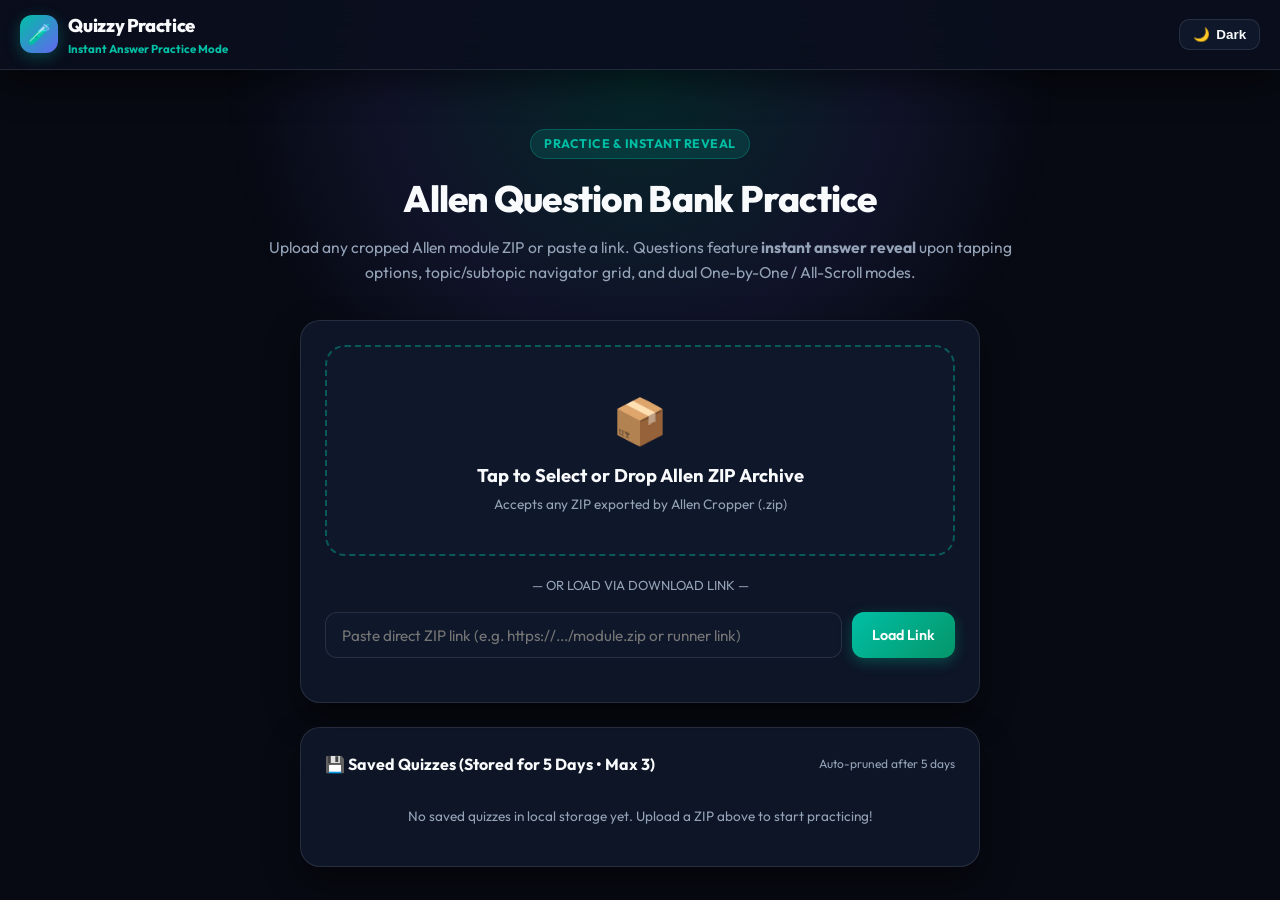
<file: static/quiz_player.html>
<!DOCTYPE html>
<html lang="en" data-theme="dark">
<head>
  <meta charset="UTF-8">
  <meta name="viewport" content="width=device-width, initial-scale=1.0, maximum-scale=1.0, user-scalable=no">
  <title>Quizzy Practice — Allen Question Bank &amp; Practice Player</title>
  <link rel="preconnect" href="https://fonts.googleapis.com">
  <link rel="preconnect" href="https://fonts.gstatic.com" crossorigin>
  <link href="https://fonts.googleapis.com/css2?family=Outfit:wght@300;400;500;600;700;800&family=JetBrains+Mono:wght@400;500;600&display=swap" rel="stylesheet">
  <!-- Local or CDN JSZip -->
  <script src="/static/jszip.min.js"></script>
  <script>
    if (typeof JSZip === 'undefined') {
      document.write('<script src="https://cdnjs.cloudflare.com/ajax/libs/jszip/3.10.1/jszip.min.js"><\/script>');
    }
  </script>
  <style>
    /* ======================================================== */
    /* THEME VARIABLES: DARK (DEFAULT) & LIGHT                  */
    /* ======================================================== */
    :root {
      --bg: #070a12;
      --bg-ambient: radial-gradient(circle, rgba(0, 191, 165, 0.16) 0%, rgba(99, 102, 241, 0.1) 45%, transparent 75%);
      --surface: #0f172a;
      --surface-card: rgba(15, 23, 42, 0.88);
      --surface-border: rgba(148, 163, 184, 0.18);
      --nav-bg: rgba(10, 15, 30, 0.92);
      --primary: #00bfa5;
      --primary-hover: #00a892;
      --primary-glow: rgba(0, 191, 165, 0.3);
      --accent: #6366f1;
      --success: #10b981;
      --danger: #ef4444;
      --warning: #f59e0b;
      --purple: #a855f7;
      --text: #f8fafc;
      --text-secondary: #cbd5e1;
      --text-muted: #94a3b8;
      --q-img-bg: #ffffff;
      --q-img-border: transparent;
      --option-bg: rgba(15, 23, 42, 0.7);
      --option-hover: rgba(15, 23, 42, 0.98);
      --cell-bg: rgba(15, 23, 42, 0.6);
      --card-shadow: 0 15px 35px rgba(0, 0, 0, 0.45);
      --font-main: 'Outfit', sans-serif;
      --font-mono: 'JetBrains Mono', monospace;
    }

    [data-theme="light"] {
      --bg: #f1f5f9;
      --bg-ambient: radial-gradient(circle, rgba(0, 191, 165, 0.14) 0%, rgba(99, 102, 241, 0.08) 50%, transparent 75%);
      --surface: #ffffff;
      --surface-card: rgba(255, 255, 255, 0.96);
      --surface-border: #cbd5e1;
      --nav-bg: rgba(255, 255, 255, 0.92);
      --primary: #00a892;
      --primary-hover: #008f7c;
      --primary-glow: rgba(0, 168, 146, 0.25);
      --accent: #4f46e5;
      --success: #059669;
      --danger: #dc2626;
      --warning: #d97706;
      --purple: #9333ea;
      --text: #0f172a;
      --text-secondary: #334155;
      --text-muted: #64748b;
      --q-img-bg: #ffffff;
      --q-img-border: #e2e8f0;
      --option-bg: #f8fafc;
      --option-hover: #f1f5f9;
      --cell-bg: #f8fafc;
      --card-shadow: 0 10px 25px rgba(0, 0, 0, 0.08);
    }

    * {
      box-sizing: border-box;
      margin: 0;
      padding: 0;
      -webkit-tap-highlight-color: transparent;
      transition: background-color 0.2s ease, border-color 0.2s ease, color 0.15s ease;
    }

    body {
      background-color: var(--bg);
      color: var(--text);
      font-family: var(--font-main);
      min-height: 100vh;
      overflow-x: hidden;
      font-size: 15px;
      line-height: 1.5;
      position: relative;
    }

    /* Ambient background glow */
    .ambient-glow {
      position: fixed;
      top: -160px;
      left: 50%;
      transform: translateX(-50%);
      width: 1000px;
      max-width: 100vw;
      height: 480px;
      background: var(--bg-ambient);
      pointer-events: none;
      z-index: 0;
    }

    /* Top Nav */
    .qp-navbar {
      position: sticky;
      top: 0;
      z-index: 100;
      background: var(--nav-bg);
      backdrop-filter: blur(16px);
      -webkit-backdrop-filter: blur(16px);
      border-bottom: 1px solid var(--surface-border);
      padding: 0.75rem 1.25rem;
      display: flex;
      justify-content: space-between;
      align-items: center;
      box-shadow: var(--card-shadow);
    }

    .qp-logo-group {
      display: flex;
      align-items: center;
      gap: 0.65rem;
      cursor: pointer;
    }

    .qp-logo-icon {
      width: 38px;
      height: 38px;
      border-radius: 0.75rem;
      background: linear-gradient(135deg, var(--primary) 0%, var(--accent) 100%);
      display: flex;
      align-items: center;
      justify-content: center;
      font-size: 1.25rem;
      box-shadow: 0 4px 15px var(--primary-glow);
      flex-shrink: 0;
    }

    .qp-logo-title {
      font-weight: 800;
      font-size: 1.15rem;
      letter-spacing: -0.02em;
      color: var(--text);
    }

    .qp-logo-sub {
      font-size: 0.72rem;
      color: var(--primary);
      font-weight: 700;
    }

    .qp-nav-actions {
      display: flex;
      align-items: center;
      gap: 0.65rem;
      flex-wrap: wrap;
    }

    /* Theme Switcher Toggle */
    .theme-toggle-btn {
      display: flex;
      align-items: center;
      gap: 0.4rem;
      padding: 0.45rem 0.8rem;
      border-radius: 0.65rem;
      font-size: 0.84rem;
      font-weight: 600;
      cursor: pointer;
      background: var(--surface);
      color: var(--text);
      border: 1px solid var(--surface-border);
      user-select: none;
    }
    .theme-toggle-btn:hover {
      border-color: var(--primary);
      transform: translateY(-1px);
    }

    /* Live Practice Stats Pill */
    .practice-score-pill {
      display: flex;
      align-items: center;
      gap: 0.6rem;
      background: var(--surface);
      border: 1px solid var(--surface-border);
      border-radius: 0.65rem;
      padding: 0.45rem 0.85rem;
      font-size: 0.82rem;
      font-weight: 700;
    }
    .pill-stat-correct { color: #10b981; }
    .pill-stat-wrong { color: #ef4444; }
    .pill-stat-total { color: var(--text-muted); }

    /* View Mode Switcher Buttons */
    .view-mode-toggle {
      display: flex;
      background: var(--surface);
      border: 1px solid var(--surface-border);
      border-radius: 0.65rem;
      padding: 0.2rem;
    }

    .view-mode-btn {
      padding: 0.45rem 0.85rem;
      border-radius: 0.5rem;
      border: none;
      background: transparent;
      color: var(--text-muted);
      font-weight: 600;
      font-size: 0.82rem;
      cursor: pointer;
      display: flex;
      align-items: center;
      gap: 0.35rem;
      white-space: nowrap;
    }

    .view-mode-btn.active {
      background: linear-gradient(135deg, var(--primary) 0%, #059669 100%);
      color: white;
      box-shadow: 0 2px 10px var(--primary-glow);
    }

    /* Buttons */
    .btn {
      padding: 0.65rem 1.25rem;
      border-radius: 0.75rem;
      font-weight: 600;
      font-size: 0.9rem;
      border: none;
      cursor: pointer;
      display: inline-flex;
      align-items: center;
      justify-content: center;
      gap: 0.45rem;
      text-decoration: none;
      font-family: inherit;
    }

    .btn-primary {
      background: linear-gradient(135deg, var(--primary) 0%, #059669 100%);
      color: white;
      box-shadow: 0 4px 14px var(--primary-glow);
    }
    .btn-primary:hover:not(:disabled) {
      transform: translateY(-2px);
      box-shadow: 0 8px 20px var(--primary-glow);
    }

    .btn-secondary {
      background: var(--surface);
      color: var(--text);
      border: 1px solid var(--surface-border);
    }
    .btn-secondary:hover:not(:disabled) {
      background: rgba(148, 163, 184, 0.15);
      border-color: var(--primary);
    }

    .btn-danger {
      background: rgba(239, 68, 68, 0.15);
      color: #ef4444;
      border: 1px solid rgba(239, 68, 68, 0.3);
    }

    .btn-purple {
      background: rgba(168, 85, 247, 0.15);
      color: var(--purple);
      border: 1px solid rgba(168, 85, 247, 0.3);
    }

    /* Container */
    .container {
      max-width: 1200px;
      margin: 1.5rem auto 3rem auto;
      padding: 0 1rem;
      position: relative;
      z-index: 1;
    }

    /* Cards */
    .card {
      background: var(--surface-card);
      border: 1.5px solid var(--surface-border);
      border-radius: 1.25rem;
      padding: 1.5rem;
      backdrop-filter: blur(14px);
      -webkit-backdrop-filter: blur(14px);
      box-shadow: var(--card-shadow);
      margin-bottom: 1.5rem;
    }

    /* Home / Upload Screen */
    .hero-banner {
      text-align: center;
      padding: 2.2rem 1rem;
      max-width: 780px;
      margin: 0 auto;
    }

    .hero-badge {
      display: inline-block;
      padding: 0.3rem 0.85rem;
      border-radius: 9999px;
      background: rgba(0, 191, 165, 0.15);
      color: var(--primary);
      border: 1px solid rgba(0, 191, 165, 0.3);
      font-size: 0.78rem;
      font-weight: 700;
      margin-bottom: 0.75rem;
      letter-spacing: 0.04em;
    }

    .hero-title {
      font-size: 2.3rem;
      font-weight: 800;
      color: var(--text);
      margin-bottom: 0.5rem;
      letter-spacing: -0.02em;
    }

    .hero-desc {
      color: var(--text-muted);
      font-size: 0.98rem;
      line-height: 1.6;
    }

    /* Dropzone */
    .zip-dropzone {
      border: 2px dashed rgba(0, 191, 165, 0.4);
      background: var(--surface);
      border-radius: 1.25rem;
      padding: 2.5rem 1.5rem;
      text-align: center;
      cursor: pointer;
      margin-bottom: 1.25rem;
    }
    .zip-dropzone:hover, .zip-dropzone.dragover {
      border-color: var(--primary);
      background: rgba(0, 191, 165, 0.08);
      transform: translateY(-2px);
    }

    /* Direct link input */
    .link-input-group {
      display: flex;
      gap: 0.65rem;
      margin-bottom: 1.25rem;
    }
    .form-input {
      flex: 1;
      padding: 0.8rem 1rem;
      background: var(--surface);
      border: 1px solid var(--surface-border);
      border-radius: 0.75rem;
      color: var(--text);
      font-size: 0.95rem;
      outline: none;
      font-family: inherit;
    }
    .form-input:focus {
      border-color: var(--primary);
      box-shadow: 0 0 0 3px var(--primary-glow);
    }

    /* Saved Quizzes Shelf */
    .saved-shelf {
      margin-top: 2rem;
    }
    .saved-shelf-title {
      font-size: 1rem;
      color: var(--text);
      font-weight: 700;
      margin-bottom: 0.85rem;
      display: flex;
      align-items: center;
      justify-content: space-between;
    }
    .saved-quiz-card {
      display: flex;
      justify-content: space-between;
      align-items: center;
      background: var(--surface);
      border: 1px solid var(--surface-border);
      border-radius: 0.85rem;
      padding: 0.85rem 1.15rem;
      margin-bottom: 0.65rem;
    }
    .saved-quiz-card:hover {
      border-color: var(--primary);
    }

    /* Runner Layout (Main + Navigator Sidebar) */
    .runner-layout {
      display: grid;
      grid-template-columns: 1fr 340px;
      gap: 1.5rem;
      align-items: start;
    }

    /* Question Card */
    .q-card {
      background: var(--surface-card);
      border: 1.5px solid var(--surface-border);
      border-radius: 1.25rem;
      padding: 1.5rem;
      margin-bottom: 1.5rem;
      position: relative;
      box-shadow: var(--card-shadow);
    }
    .q-card.active-focus {
      border-color: var(--primary);
      box-shadow: 0 0 20px var(--primary-glow);
    }

    .q-card-head {
      display: flex;
      justify-content: space-between;
      align-items: center;
      flex-wrap: wrap;
      gap: 0.65rem;
      border-bottom: 1px solid var(--surface-border);
      padding-bottom: 0.85rem;
      margin-bottom: 1.25rem;
    }

    .q-badges {
      display: flex;
      align-items: center;
      gap: 0.5rem;
      flex-wrap: wrap;
    }

    .q-badge-num {
      background: linear-gradient(135deg, var(--primary) 0%, #059669 100%);
      color: white;
      font-weight: 700;
      padding: 0.25rem 0.65rem;
      border-radius: 0.5rem;
      font-size: 0.85rem;
    }

    .q-badge-topic {
      background: rgba(99, 102, 241, 0.12);
      color: var(--accent);
      border: 1px solid rgba(99, 102, 241, 0.3);
      padding: 0.2rem 0.55rem;
      border-radius: 0.4rem;
      font-size: 0.76rem;
      font-weight: 600;
    }

    .q-badge-subtopic {
      background: rgba(245, 158, 11, 0.12);
      color: var(--warning);
      border: 1px solid rgba(245, 158, 11, 0.25);
      padding: 0.2rem 0.55rem;
      border-radius: 0.4rem;
      font-size: 0.74rem;
      font-weight: 600;
    }

    /* Question Image Display */
    .q-image-container {
      background: var(--q-img-bg);
      border: 1px solid var(--q-img-border);
      border-radius: 0.85rem;
      padding: 1.25rem;
      margin-bottom: 1.5rem;
      display: flex;
      justify-content: center;
      align-items: center;
      box-shadow: 0 4px 18px rgba(0, 0, 0, 0.15);
      overflow: hidden;
      cursor: zoom-in;
    }

    .q-image-container img {
      max-width: 100%;
      height: auto;
      object-fit: contain;
    }

    /* Options Grid (1, 2, 3, 4) */
    .options-grid {
      display: grid;
      grid-template-columns: 1fr 1fr;
      gap: 0.85rem;
      margin-bottom: 1rem;
    }

    .option-item {
      background: var(--option-bg);
      border: 1.5px solid var(--surface-border);
      border-radius: 0.85rem;
      padding: 0.85rem 1.15rem;
      cursor: pointer;
      display: flex;
      align-items: center;
      gap: 0.75rem;
      user-select: none;
    }

    .option-item:hover {
      border-color: var(--primary);
      background: var(--option-hover);
      transform: translateY(-1.5px);
    }

    .option-bubble {
      width: 30px;
      height: 30px;
      border-radius: 50%;
      border: 1.5px solid var(--surface-border);
      display: flex;
      align-items: center;
      justify-content: center;
      font-weight: 700;
      font-size: 0.84rem;
      color: var(--text-muted);
      flex-shrink: 0;
    }

    .option-label {
      font-weight: 600;
      font-size: 0.92rem;
      color: var(--text);
    }

    /* Instant Practice Answer Reveal Styles */
    .option-item.opt-correct {
      background: rgba(16, 185, 129, 0.18) !important;
      border-color: #10b981 !important;
      box-shadow: 0 0 14px rgba(16, 185, 129, 0.25);
    }
    .option-item.opt-correct .option-bubble {
      background: #10b981 !important;
      border-color: #10b981 !important;
      color: white !important;
    }
    .option-item.opt-correct .option-label {
      color: #10b981 !important;
      font-weight: 700;
    }

    .option-item.opt-wrong {
      background: rgba(239, 68, 68, 0.18) !important;
      border-color: #ef4444 !important;
      box-shadow: 0 0 14px rgba(239, 68, 68, 0.25);
    }
    .option-item.opt-wrong .option-bubble {
      background: #ef4444 !important;
      border-color: #ef4444 !important;
      color: white !important;
    }
    .option-item.opt-wrong .option-label {
      color: #ef4444 !important;
      font-weight: 700;
    }

    /* Practice Result Banner */
    .practice-result-banner {
      border-radius: 0.85rem;
      padding: 0.85rem 1.15rem;
      margin-top: 1rem;
      animation: fadeIn 0.25s ease;
    }
    @keyframes fadeIn {
      from { opacity: 0; transform: translateY(-4px); }
      to { opacity: 1; transform: translateY(0); }
    }
    .practice-result-banner.banner-correct {
      background: rgba(16, 185, 129, 0.14);
      border: 1.5px solid #10b981;
      color: #10b981;
    }
    .practice-result-banner.banner-wrong {
      background: rgba(239, 68, 68, 0.14);
      border: 1.5px solid #ef4444;
      color: #ef4444;
    }
    .practice-result-banner.banner-peek {
      background: rgba(99, 102, 241, 0.14);
      border: 1.5px solid var(--accent);
      color: var(--accent);
    }

    /* Question Footer Actions */
    .q-card-footer {
      display: flex;
      justify-content: space-between;
      align-items: center;
      flex-wrap: wrap;
      gap: 0.65rem;
      border-top: 1px solid var(--surface-border);
      padding-top: 1rem;
      margin-top: 1rem;
    }

    /* Navigator Sidebar */
    .navigator-card {
      position: sticky;
      top: 5rem;
      background: var(--surface-card);
      border: 1.5px solid var(--surface-border);
      border-radius: 1.25rem;
      padding: 1.25rem;
      backdrop-filter: blur(14px);
      box-shadow: var(--card-shadow);
      max-height: calc(100vh - 6.5rem);
      display: flex;
      flex-direction: column;
    }

    .nav-head {
      display: flex;
      justify-content: space-between;
      align-items: center;
      margin-bottom: 0.85rem;
    }
    .nav-title {
      font-weight: 700;
      font-size: 0.98rem;
      color: var(--text);
    }

    /* Topic & Subtopic Switcher Tabs */
    .nav-tabs-wrap {
      margin-bottom: 0.75rem;
    }
    .nav-section-pills {
      display: flex;
      gap: 0.35rem;
      overflow-x: auto;
      padding-bottom: 0.35rem;
      scrollbar-width: none;
    }
    .nav-section-pills::-webkit-scrollbar {
      display: none;
    }
    .section-pill-btn {
      padding: 0.35rem 0.65rem;
      border-radius: 0.45rem;
      border: 1px solid var(--surface-border);
      background: var(--surface);
      color: var(--text-muted);
      font-size: 0.75rem;
      font-weight: 600;
      cursor: pointer;
      white-space: nowrap;
    }
    .section-pill-btn.active {
      background: var(--primary);
      border-color: var(--primary);
      color: white;
    }

    .nav-subtopic-select {
      width: 100%;
      padding: 0.45rem 0.75rem;
      background: var(--surface);
      border: 1px solid var(--surface-border);
      border-radius: 0.55rem;
      color: var(--text);
      font-size: 0.78rem;
      margin-top: 0.45rem;
      outline: none;
      font-family: inherit;
    }

    /* Question Grid Cells */
    .q-grid {
      display: grid;
      grid-template-columns: repeat(5, 1fr);
      gap: 0.55rem;
      overflow-y: auto;
      padding: 0.4rem 0.1rem;
      flex: 1;
    }
    .q-grid::-webkit-scrollbar {
      width: 5px;
    }
    .q-grid::-webkit-scrollbar-thumb {
      background: var(--primary);
      border-radius: 3px;
    }

    .q-cell {
      aspect-ratio: 1;
      border-radius: 0.65rem;
      border: 1.5px solid var(--surface-border);
      background: var(--cell-bg);
      color: var(--text-muted);
      font-size: 0.85rem;
      font-weight: 700;
      cursor: pointer;
      display: flex;
      align-items: center;
      justify-content: center;
      position: relative;
    }

    .q-cell:hover {
      transform: scale(1.06);
      border-color: var(--primary);
      color: var(--text);
    }

    .q-cell.current {
      box-shadow: 0 0 0 2px var(--accent);
      border-color: var(--accent);
    }

    /* Grid Practice Statuses */
    .q-cell.cell-correct {
      background: #10b981;
      border-color: #10b981;
      color: white;
    }

    .q-cell.cell-wrong {
      background: #ef4444;
      border-color: #ef4444;
      color: white;
    }

    .q-cell.cell-marked {
      border-color: var(--purple);
      color: var(--purple);
    }

    .q-cell.cell-marked::after {
      content: '';
      position: absolute;
      top: 3px;
      right: 3px;
      width: 6px;
      height: 6px;
      border-radius: 50%;
      background: var(--purple);
    }

    /* Grid Legend */
    .grid-legend {
      display: grid;
      grid-template-columns: 1fr 1fr;
      gap: 0.45rem;
      border-top: 1px solid var(--surface-border);
      padding-top: 0.75rem;
      margin-top: 0.65rem;
      font-size: 0.72rem;
      color: var(--text-muted);
    }
    .legend-item {
      display: flex;
      align-items: center;
      gap: 0.4rem;
    }
    .legend-dot {
      width: 10px;
      height: 10px;
      border-radius: 3px;
      flex-shrink: 0;
    }

    /* Practice Summary Screen */
    .scorecard-hero {
      text-align: center;
      padding: 1.5rem 0;
    }
    .score-circle {
      width: 140px;
      height: 140px;
      border-radius: 50%;
      margin: 1.25rem auto;
      background: radial-gradient(circle, var(--primary-glow) 0%, var(--surface) 70%);
      border: 3px solid var(--primary);
      box-shadow: 0 0 35px var(--primary-glow);
      display: flex;
      flex-direction: column;
      align-items: center;
      justify-content: center;
    }
    .score-number {
      font-size: 2.3rem;
      font-weight: 800;
      color: var(--text);
      line-height: 1;
    }
    .score-total {
      font-size: 0.85rem;
      color: var(--primary);
      font-weight: 700;
    }

    .stats-pills-row {
      display: grid;
      grid-template-columns: repeat(4, 1fr);
      gap: 0.75rem;
      margin: 1.5rem 0;
    }
    .stat-pill {
      background: var(--surface);
      border: 1px solid var(--surface-border);
      border-radius: 0.85rem;
      padding: 0.85rem;
      text-align: center;
    }
    .stat-val {
      font-size: 1.35rem;
      font-weight: 800;
    }
    .stat-lbl {
      font-size: 0.74rem;
      color: var(--text-muted);
      margin-top: 0.2rem;
    }

    /* Mobile Drawer & Responsiveness */
    .mobile-grid-toggle-btn {
      display: none;
    }

    @media (max-width: 900px) {
      .runner-layout {
        grid-template-columns: 1fr;
      }
      .navigator-card {
        position: fixed;
        bottom: 0;
        left: 0;
        right: 0;
        top: auto;
        max-height: 75vh;
        border-radius: 1.5rem 1.5rem 0 0;
        z-index: 200;
        transform: translateY(105%);
        transition: transform 0.3s cubic-bezier(0.16, 1, 0.3, 1);
        box-shadow: 0 -15px 40px rgba(0, 0, 0, 0.8);
      }
      .navigator-card.drawer-open {
        transform: translateY(0);
      }
      .mobile-grid-toggle-btn {
        display: inline-flex;
      }
      .options-grid {
        grid-template-columns: 1fr;
      }
      .stats-pills-row {
        grid-template-columns: repeat(2, 1fr);
      }
      .hero-title {
        font-size: 1.85rem;
      }
      .q-card-head {
        flex-direction: column;
        align-items: flex-start;
      }
    }
  </style>
</head>
<body>
  <div class="ambient-glow"></div>

  <!-- Top Navigation Bar -->
  <header class="qp-navbar">
    <div class="qp-logo-group" onclick="showScreen('home')">
      <div class="qp-logo-icon">🧪</div>
      <div>
        <div class="qp-logo-title">Quizzy Practice</div>
        <div class="qp-logo-sub">Instant Answer Practice Mode</div>
      </div>
    </div>

    <!-- Active Practice Header Controls -->
    <div class="qp-nav-actions">
      <!-- Live Practice Score Pill (Visible during quiz) -->
      <div class="practice-score-pill" id="practice-score-pill" style="display: none;">
        <span>🎯 Score: <b id="hdr-score" style="color: var(--primary);">0</b></span>
        <span>•</span>
        <span class="pill-stat-correct">✓ <b id="hdr-correct">0</b></span>
        <span class="pill-stat-wrong">✗ <b id="hdr-wrong">0</b></span>
      </div>

      <!-- Mode Toggle: One-by-One vs All (Scroll) -->
      <div class="view-mode-toggle" id="view-mode-selector" style="display: none;">
        <button type="button" class="view-mode-btn active" id="btn-mode-one" onclick="switchViewMode('one')">
          📄 One by One
        </button>
        <button type="button" class="view-mode-btn" id="btn-mode-all" onclick="switchViewMode('all')">
          📜 All (Scroll)
        </button>
      </div>

      <!-- Theme Switcher Button (Dark / Light) -->
      <button type="button" class="theme-toggle-btn" id="theme-toggle-btn" onclick="toggleTheme()" title="Toggle Dark/Light Mode">
        <span id="theme-icon">🌙</span> <span id="theme-text">Dark</span>
      </button>

      <!-- Mobile Navigator Toggle Button -->
      <button type="button" class="btn btn-secondary mobile-grid-toggle-btn" id="btn-mobile-grid" style="display: none;" onclick="toggleMobileDrawer()">
        ▦ Grid
      </button>

      <!-- Finish Practice Summary Button -->
      <button type="button" class="btn btn-primary" id="btn-finish-practice" style="display: none;" onclick="showPracticeSummary()">
        📊 Summary
      </button>
    </div>
  </header>

  <div class="container">

    <!-- ======================================================== -->
    <!-- SCREEN 1: HOME & ZIP SELECTION SCREEN                   -->
    <!-- ======================================================== -->
    <div id="screen-home">
      <div class="hero-banner">
        <span class="hero-badge">PRACTICE &amp; INSTANT REVEAL</span>
        <h1 class="hero-title">Allen Question Bank Practice</h1>
        <p class="hero-desc">
          Upload any cropped Allen module ZIP or paste a link. Questions feature <b>instant answer reveal</b> upon tapping options, topic/subtopic navigator grid, and dual One-by-One / All-Scroll modes.
        </p>
      </div>

      <!-- Card: Upload / Link Input -->
      <div class="card" style="max-width: 680px; margin: 0 auto 1.5rem auto;">
        <!-- Option A: File Upload -->
        <input type="file" id="zip-file-input" accept=".zip" style="display: none;" onchange="handleZipFileUpload(this)">
        <div class="zip-dropzone" id="zip-dropzone" onclick="document.getElementById('zip-file-input').click()">
          <div style="font-size: 2.8rem; margin-bottom: 0.5rem;">📦</div>
          <h3 style="font-size: 1.15rem; color: var(--text); margin-bottom: 0.25rem;">
            Tap to Select or Drop Allen ZIP Archive
          </h3>
          <p style="font-size: 0.85rem; color: var(--text-muted);">
            Accepts any ZIP exported by Allen Cropper (.zip)
          </p>
        </div>

        <div style="text-align: center; color: var(--text-muted); font-size: 0.82rem; margin-bottom: 1rem;">
          — OR LOAD VIA DOWNLOAD LINK —
        </div>

        <!-- Option B: Direct Download Link -->
        <div class="link-input-group">
          <input type="url" id="zip-url-input" class="form-input" placeholder="Paste direct ZIP link (e.g. https://.../module.zip or runner link)">
          <button type="button" class="btn btn-primary" onclick="loadZipFromUrlInput()">
            Load Link
          </button>
        </div>

        <!-- Loading Spinner -->
        <div id="zip-loading-indicator" style="display: none; text-align: center; padding: 1rem;">
          <div style="display: inline-block; width: 32px; height: 32px; border: 3px solid rgba(0, 191, 165, 0.3); border-top-color: var(--primary); border-radius: 50%; animation: spin 1s infinite linear;"></div>
          <p id="zip-loading-text" style="color: var(--primary); font-size: 0.88rem; margin-top: 0.5rem;">Unpacking ZIP &amp; loading practice questions...</p>
        </div>
      </div>

      <!-- Card: Saved Quizzes Shelf (Max 3, Stored 5 Days) -->
      <div class="card saved-shelf" style="max-width: 680px; margin: 0 auto;">
        <div class="saved-shelf-title">
          <span>💾 Saved Quizzes (Stored for 5 Days • Max 3)</span>
          <span style="font-size: 0.75rem; color: var(--text-muted); font-weight: normal;">Auto-pruned after 5 days</span>
        </div>
        <div id="saved-quizzes-list">
          <p style="color: var(--text-muted); font-size: 0.85rem; text-align: center; padding: 1rem;">
            No saved quizzes in local storage yet. Upload a ZIP above to start practicing!
          </p>
        </div>
      </div>
    </div>

    <!-- ======================================================== -->
    <!-- SCREEN 2: ACTIVE PRACTICE RUNNER SCREEN                 -->
    <!-- ======================================================== -->
    <div id="screen-runner" style="display: none;">
      <div class="runner-layout">

        <!-- Left Column: Question(s) Container -->
        <main id="runner-main-column">
          <!-- ONE BY ONE CONTAINER -->
          <div id="one-by-one-wrapper"></div>

          <!-- ALL (SCROLL) CONTAINER -->
          <div id="all-scroll-wrapper" style="display: none;"></div>
        </main>

        <!-- Right Column: Question Navigator Sidebar & Drawer -->
        <aside class="navigator-card" id="navigator-sidebar">
          <div class="nav-head">
            <span class="nav-title">📋 Question Navigator</span>
            <button type="button" class="btn btn-secondary mobile-grid-toggle-btn" style="padding: 0.2rem 0.5rem; font-size: 0.75rem;" onclick="closeMobileDrawer()">✕</button>
          </div>

          <!-- Section Switcher Tabs -->
          <div class="nav-tabs-wrap">
            <div class="nav-section-pills" id="nav-section-pills"></div>
            <!-- Subtopic Filter Select -->
            <select class="nav-subtopic-select" id="nav-subtopic-select" onchange="handleSubtopicFilterChange(this.value)">
              <option value="ALL">All Subtopics</option>
            </select>
          </div>

          <!-- Question Grid Cells -->
          <div class="q-grid" id="navigator-grid"></div>

          <!-- Grid Legend -->
          <div class="grid-legend">
            <div class="legend-item"><div class="legend-dot" style="background: var(--cell-bg); border: 1.5px solid var(--surface-border);"></div> Unattempted (<span id="leg-unvisited">0</span>)</div>
            <div class="legend-item"><div class="legend-dot" style="background: #10b981;"></div> Correct (<span id="leg-correct">0</span>)</div>
            <div class="legend-item"><div class="legend-dot" style="background: #ef4444;"></div> Incorrect (<span id="leg-wrong">0</span>)</div>
            <div class="legend-item"><div class="legend-dot" style="background: var(--purple);"></div> Marked (<span id="leg-marked">0</span>)</div>
          </div>
        </aside>

      </div>
    </div>

    <!-- ======================================================== -->
    <!-- SCREEN 3: PRACTICE SUMMARY & SCORE REPORT               -->
    <!-- ======================================================== -->
    <div id="screen-scorecard" style="display: none;">
      <div class="card" style="max-width: 800px; margin: 0 auto 1.5rem auto;">
        <div class="scorecard-hero">
          <span class="hero-badge">PRACTICE SESSION SUMMARY</span>
          <h1 id="scorecard-test-name" style="font-size: 1.8rem; margin: 0.35rem 0; color: var(--text);">Practice Performance</h1>
          <p style="color: var(--text-muted); font-size: 0.88rem;">NEET Practice Scoring: +4 for Correct, -1 for Incorrect</p>

          <div class="score-circle">
            <div class="score-number" id="sc-total-marks">0</div>
            <div class="score-total" id="sc-max-marks">/ 0</div>
          </div>

          <div class="stats-pills-row">
            <div class="stat-pill">
              <div class="stat-val" style="color: var(--accent);" id="sc-accuracy">0%</div>
              <div class="stat-lbl">Accuracy</div>
            </div>
            <div class="stat-pill">
              <div class="stat-val" style="color: #10b981;" id="sc-correct-count">0</div>
              <div class="stat-lbl">Correct (+4)</div>
            </div>
            <div class="stat-pill">
              <div class="stat-val" style="color: #ef4444;" id="sc-incorrect-count">0</div>
              <div class="stat-lbl">Incorrect (-1)</div>
            </div>
            <div class="stat-pill">
              <div class="stat-val" style="color: var(--text-muted);" id="sc-unattempted-count">0</div>
              <div class="stat-lbl">Unattempted</div>
            </div>
          </div>

          <div style="display: flex; gap: 0.65rem; justify-content: center; flex-wrap: wrap; margin-top: 1.5rem;">
            <button type="button" class="btn btn-primary" onclick="showScreen('runner')">
              📖 Continue Practice
            </button>
            <button type="button" class="btn btn-secondary" onclick="resetPracticeSession()">
              🔄 Reset Practice Answers
            </button>
            <button type="button" class="btn btn-secondary" onclick="showScreen('home')">
              📁 Load Another ZIP
            </button>
          </div>
        </div>
      </div>
    </div>

  </div>

  <style>
    @keyframes spin { 100% { transform: rotate(360deg); } }
  </style>

  <script>
    // ========================================================
    // 1. THEME SWITCHER (Dark & Light Mode)
    // ========================================================
    function initTheme() {
      const saved = localStorage.getItem('quizzy_theme') || 'dark';
      applyTheme(saved);
    }

    function toggleTheme() {
      const current = document.documentElement.getAttribute('data-theme') || 'dark';
      const next = current === 'dark' ? 'light' : 'dark';
      applyTheme(next);
    }

    function applyTheme(theme) {
      document.documentElement.setAttribute('data-theme', theme);
      localStorage.setItem('quizzy_theme', theme);
      const icon = document.getElementById('theme-icon');
      const text = document.getElementById('theme-text');
      if (icon && text) {
        if (theme === 'light') {
          icon.innerText = '☀️';
          text.innerText = 'Light';
        } else {
          icon.innerText = '🌙';
          text.innerText = 'Dark';
        }
      }
    }

    // Apply saved theme immediately
    initTheme();

    // ========================================================
    // 2. INDEXEDDB STORAGE (Max 3 ZIPs, 5 Days Retention)
    // ========================================================
    const DB_NAME = 'QuizzyZipDB';
    const DB_VERSION = 1;
    const STORE_NAME = 'saved_zips';
    const MAX_SAVED_ZIPS = 3;
    const EXPIRATION_MS = 5 * 24 * 60 * 60 * 1000; // 5 days

    function openZipDB() {
      return new Promise((resolve, reject) => {
        const req = indexedDB.open(DB_NAME, DB_VERSION);
        req.onupgradeneeded = (e) => {
          const db = e.target.result;
          if (!db.objectStoreNames.contains(STORE_NAME)) {
            const store = db.createObjectStore(STORE_NAME, { keyPath: 'id' });
            store.createIndex('savedAt', 'savedAt', { unique: false });
            store.createIndex('expiresAt', 'expiresAt', { unique: false });
          }
        };
        req.onsuccess = () => resolve(req.result);
        req.onerror = () => reject(req.error);
      });
    }

    async function pruneStorage() {
      try {
        const db = await openZipDB();
        const tx = db.transaction(STORE_NAME, 'readwrite');
        const store = tx.objectStore(STORE_NAME);
        const req = store.getAll();

        req.onsuccess = () => {
          const all = req.result || [];
          const now = Date.now();
          let valid = [];

          for (const item of all) {
            if (now > item.expiresAt) {
              store.delete(item.id);
            } else {
              valid.push(item);
            }
          }

          if (valid.length > MAX_SAVED_ZIPS) {
            valid.sort((a, b) => b.savedAt - a.savedAt);
            const toRemove = valid.slice(MAX_SAVED_ZIPS);
            for (const item of toRemove) {
              store.delete(item.id);
            }
          }
        };
      } catch (e) {
        console.warn('Storage pruning warning:', e);
      }
    }

    async function saveZipToDB(zipBlob, zipName, questionCount, sections, userAnswers = {}) {
      await pruneStorage();
      const db = await openZipDB();
      const now = Date.now();
      const id = 'zip_' + now + '_' + Math.random().toString(36).substr(2, 5);

      const entry = {
        id: id,
        name: zipName || 'Allen_Module.zip',
        size_bytes: zipBlob.size,
        size_mb: (zipBlob.size / (1024 * 1024)).toFixed(2),
        savedAt: now,
        expiresAt: now + EXPIRATION_MS,
        questionCount: questionCount || 0,
        sections: sections || [],
        blob: zipBlob,
        userAnswers: userAnswers
      };

      const tx = db.transaction(STORE_NAME, 'readwrite');
      tx.objectStore(STORE_NAME).put(entry);
      await new Promise(res => tx.oncomplete = res);
      await pruneStorage();
      await renderSavedShelf();
      return id;
    }

    async function loadSavedZipEntry(id) {
      const db = await openZipDB();
      const tx = db.transaction(STORE_NAME, 'readonly');
      const store = tx.objectStore(STORE_NAME);
      const req = store.get(id);
      return new Promise((resolve) => {
        req.onsuccess = () => resolve(req.result);
        req.onerror = () => resolve(null);
      });
    }

    async function deleteSavedZipEntry(id, e) {
      if (e) e.stopPropagation();
      const db = await openZipDB();
      const tx = db.transaction(STORE_NAME, 'readwrite');
      tx.objectStore(STORE_NAME).delete(id);
      await new Promise(r => tx.oncomplete = r);
      await renderSavedShelf();
    }

    async function renderSavedShelf() {
      await pruneStorage();
      const container = document.getElementById('saved-quizzes-list');
      if (!container) return;

      try {
        const db = await openZipDB();
        const tx = db.transaction(STORE_NAME, 'readonly');
        const req = tx.objectStore(STORE_NAME).getAll();

        req.onsuccess = () => {
          const list = req.result || [];
          list.sort((a, b) => b.savedAt - a.savedAt);

          if (list.length === 0) {
            container.innerHTML = '<p style="color: var(--text-muted); font-size: 0.85rem; text-align: center; padding: 1rem;">No saved quizzes in local storage yet. Upload a ZIP above to start practicing!</p>';
            return;
          }

          container.innerHTML = list.map(item => {
            const daysLeft = Math.max(0, Math.ceil((item.expiresAt - Date.now()) / (24 * 60 * 60 * 1000)));
            const savedDate = new Date(item.savedAt).toLocaleDateString();
            return `
              <div class="saved-quiz-card">
                <div>
                  <div style="font-weight: 700; color: var(--text); font-size: 0.92rem; display: flex; align-items: center; gap: 0.35rem;">
                    📦 ${escapeHtml(item.name)}
                  </div>
                  <div style="font-size: 0.74rem; color: var(--text-muted); margin-top: 0.2rem;">
                    ${item.questionCount} Questions • ${item.size_mb} MB • Saved ${savedDate} • <span style="color: #10b981;">⏳ Expires in ${daysLeft} day(s)</span>
                  </div>
                </div>
                <div style="display: flex; gap: 0.45rem;">
                  <button type="button" class="btn btn-primary" style="padding: 0.4rem 0.85rem; font-size: 0.8rem;" onclick="openSavedQuiz('${item.id}')">
                    ▶ Practice
                  </button>
                  <button type="button" class="btn btn-danger" style="padding: 0.4rem 0.65rem; font-size: 0.8rem;" onclick="deleteSavedZipEntry('${item.id}', event)">
                    🗑
                  </button>
                </div>
              </div>
            `;
          }).join('');
        };
      } catch (err) {
        console.warn('Shelf render error:', err);
      }
    }

    async function openSavedQuiz(id) {
      const entry = await loadSavedZipEntry(id);
      if (!entry || !entry.blob) {
        alert('Saved quiz data not found or expired.');
        return;
      }
      currentZipName = entry.name;
      currentZipBlob = entry.blob;
      if (entry.userAnswers) {
        userAnswers = entry.userAnswers;
      }
      await processZipBlob(entry.blob, entry.name, false);
    }

    // ========================================================
    // 3. PRACTICE STATE & DATA MODEL
    // ========================================================
    let questions = [];            // Array of all question objects
    let activeQuestionIdx = 0;     // Current question in one-by-one mode
    let viewMode = 'one';          // 'one' or 'all'
    let currentSectionFilter = 'ALL';
    let currentSubtopicFilter = 'ALL';
    let userAnswers = {};          // { [qId]: optionIndex (1, 2, 3, 4) }
    let revealedQuestions = new Set(); // Set of qIds where user clicked "Show Answer"
    let markedForReview = new Set();
    let currentZipBlob = null;
    let currentZipName = '';

    // ========================================================
    // 4. ZIP UNPACKING & PARSING ENGINE
    // ========================================================
    function naturalSort(a, b) {
      return a.localeCompare(b, undefined, { numeric: true, sensitivity: 'base' });
    }

    function extractQNumber(filename) {
      const m = filename.match(/\d+/);
      return m ? parseInt(m[0]) : 0;
    }

    async function processZipBlob(blob, filename, shouldSaveToDB = true) {
      showLoading(true, 'Extracting questions & answer keys from ZIP...');
      try {
        const zip = await JSZip.loadAsync(blob);
        const entries = Object.keys(zip.files);

        // 1. Locate all answer_key.json files
        const answerKeys = {};
        for (const path of entries) {
          if (path.toLowerCase().endsWith('answer_key.json')) {
            try {
              const text = await zip.files[path].async('text');
              const json = JSON.parse(text);
              const dir = path.replace(/[\\\/]Answer Key[\\\/]answer_key\.json$/i, '').replace(/[\\\/]answer_key\.json$/i, '');
              answerKeys[dir] = json;
            } catch (e) {
              console.warn('Failed parsing answer key:', path, e);
            }
          }
        }

        // 2. Locate all question images (q*.png / q*.jpg)
        const rawQuestionTasks = [];
        for (const path of entries) {
          const lower = path.toLowerCase();
          if (zip.files[path].dir) continue;
          if (lower.includes('__macosx') || lower.includes('/.') || lower.includes('answer key')) continue;

          if (lower.endsWith('.png') || lower.endsWith('.jpg') || lower.endsWith('.jpeg')) {
            const parts = path.replace(/\\/g, '/').split('/');
            const fname = parts.pop();
            if (/^q\d+/i.test(fname)) {
              rawQuestionTasks.push({
                fullPath: path,
                filename: fname,
                dirParts: parts
              });
            }
          }
        }

        if (rawQuestionTasks.length === 0) {
          throw new Error('No question images starting with "q" (e.g. q1.png) were found in this ZIP.');
        }

        rawQuestionTasks.sort((a, b) => naturalSort(a.fullPath, b.fullPath));

        // 3. Build Question Objects
        questions = [];
        const sectionsSet = new Set();

        for (let i = 0; i < rawQuestionTasks.length; i++) {
          const task = rawQuestionTasks[i];
          const parts = task.dirParts;

          let section = 'General';
          let subtopic = 'General';

          if (parts.length === 1) {
            section = parts[0];
          } else if (parts.length >= 2) {
            section = parts[0];
            subtopic = parts.slice(1).join(' - ');
          }

          sectionsSet.add(section);

          const imgBlob = await zip.files[task.fullPath].async('blob');
          const imgUrl = URL.createObjectURL(imgBlob);
          const qNum = extractQNumber(task.filename);

          // Find correct answer from answer keys
          let ansData = null;
          for (const keyPath in answerKeys) {
            if (task.fullPath.startsWith(keyPath)) {
              ansData = answerKeys[keyPath];
              break;
            }
          }
          if (!ansData && Object.keys(answerKeys).length === 1) {
            ansData = Object.values(answerKeys)[0];
          }

          let correctVal = null;
          if (ansData) {
            const rawVal = ansData[`q${qNum}`] || ansData[String(qNum)] || ansData[qNum];
            if (rawVal !== undefined && rawVal !== null) {
              const parsedInt = parseInt(rawVal);
              correctVal = !isNaN(parsedInt) ? parsedInt : rawVal;
            }
          }

          questions.push({
            id: `q_${i + 1}`,
            qNum: qNum || (i + 1),
            displayIndex: i + 1,
            section: section,
            subtopic: subtopic,
            filename: task.filename,
            imgUrl: imgUrl,
            correctAnswer: correctVal,
            userSelected: userAnswers[`q_${i + 1}`] || null
          });
        }

        // Section Order Priority
        const sectionPriority = { 'conceptual questions': 0, 'pyq': 1, 'analytical questions': 2 };
        questions.sort((a, b) => {
          const pa = sectionPriority[a.section.toLowerCase()] ?? 99;
          const pb = sectionPriority[b.section.toLowerCase()] ?? 99;
          if (pa !== pb) return pa - pb;
          if (a.section !== b.section) return a.section.localeCompare(b.section);
          return a.qNum - b.qNum;
        });

        questions.forEach((q, idx) => {
          q.displayIndex = idx + 1;
        });

        if (shouldSaveToDB) {
          await saveZipToDB(blob, filename, questions.length, Array.from(sectionsSet));
        }

        currentZipBlob = blob;
        currentZipName = filename;
        activeQuestionIdx = 0;

        showLoading(false);
        launchPracticeSession();

      } catch (err) {
        showLoading(false);
        alert(`Failed to load ZIP archive: ${err.message}`);
        console.error(err);
      }
    }

    // ========================================================
    // 5. LOAD INPUT HANDLERS (Upload / URL)
    // ========================================================
    function handleZipFileUpload(input) {
      if (input.files && input.files[0]) {
        const file = input.files[0];
        processZipBlob(file, file.name, true);
      }
    }

    async function loadZipFromUrlInput() {
      const url = document.getElementById('zip-url-input').value.trim();
      if (!url) {
        alert('Please enter a valid downloadable ZIP URL');
        return;
      }
      showLoading(true, 'Downloading ZIP from URL...');
      try {
        const resp = await fetch(url);
        if (!resp.ok) throw new Error(`HTTP error ${resp.status}`);
        const blob = await resp.blob();
        let fname = 'Downloaded_Module.zip';
        try {
          const u = new URL(url);
          const p = u.pathname.split('/').pop();
          if (p.toLowerCase().endsWith('.zip')) fname = p;
        } catch (e) {}
        await processZipBlob(blob, fname, true);
      } catch (e) {
        showLoading(false);
        alert(`Failed to download ZIP: ${e.message}`);
      }
    }

    // Drag and drop for zip dropzone
    const dropzone = document.getElementById('zip-dropzone');
    if (dropzone) {
      ['dragenter', 'dragover'].forEach(n => dropzone.addEventListener(n, (e) => {
        e.preventDefault(); e.stopPropagation();
        dropzone.classList.add('dragover');
      }));
      ['dragleave', 'drop'].forEach(n => dropzone.addEventListener(n, (e) => {
        e.preventDefault(); e.stopPropagation();
        dropzone.classList.remove('dragover');
      }));
      dropzone.addEventListener('drop', (e) => {
        const dt = e.dataTransfer;
        if (dt.files && dt.files[0] && dt.files[0].name.toLowerCase().endsWith('.zip')) {
          processZipBlob(dt.files[0], dt.files[0].name, true);
        } else {
          alert('Please drop a valid .zip archive file.');
        }
      });
    }

    function showLoading(show, msg = 'Loading...') {
      const ind = document.getElementById('zip-loading-indicator');
      const text = document.getElementById('zip-loading-text');
      if (ind) ind.style.display = show ? 'block' : 'none';
      if (text) text.innerText = msg;
    }

    // ========================================================
    // 6. PRACTICE RUNNER INTERFACE
    // ========================================================
    function launchPracticeSession() {
      showScreen('runner');
      renderSectionPills();
      renderSubtopicSelect();
      renderNavigatorGrid();
      renderActiveView();
      updatePracticeScoreHeader();
    }

    function showScreen(screenName) {
      document.getElementById('screen-home').style.display = screenName === 'home' ? 'block' : 'none';
      document.getElementById('screen-runner').style.display = screenName === 'runner' ? 'block' : 'none';
      document.getElementById('screen-scorecard').style.display = screenName === 'scorecard' ? 'block' : 'none';

      const isQuizScreen = screenName === 'runner' || screenName === 'scorecard';
      document.getElementById('practice-score-pill').style.display = isQuizScreen ? 'flex' : 'none';
      document.getElementById('view-mode-selector').style.display = isQuizScreen ? 'flex' : 'none';
      document.getElementById('btn-mobile-grid').style.display = screenName === 'runner' ? 'inline-flex' : 'none';
      document.getElementById('btn-finish-practice').style.display = screenName === 'runner' ? 'inline-flex' : 'none';

      if (screenName === 'runner') {
        renderActiveView();
        renderNavigatorGrid();
      }
    }

    function switchViewMode(mode) {
      viewMode = mode;
      document.getElementById('btn-mode-one').classList.toggle('active', mode === 'one');
      document.getElementById('btn-mode-all').classList.toggle('active', mode === 'all');

      document.getElementById('one-by-one-wrapper').style.display = mode === 'one' ? 'block' : 'none';
      document.getElementById('all-scroll-wrapper').style.display = mode === 'all' ? 'block' : 'none';

      renderActiveView();
    }

    function renderActiveView() {
      if (viewMode === 'one') {
        renderOneByOneView();
      } else {
        renderAllScrollView();
      }
      updateLegendCounts();
      updatePracticeScoreHeader();
    }

    function updatePracticeScoreHeader() {
      let correct = 0;
      let wrong = 0;
      let score = 0;

      questions.forEach(q => {
        if (q.userSelected !== null && q.userSelected !== undefined) {
          if (q.correctAnswer !== null && q.userSelected === q.correctAnswer) {
            correct++;
            score += 4;
          } else {
            wrong++;
            score -= 1;
          }
        }
      });

      const elScore = document.getElementById('hdr-score');
      const elCor = document.getElementById('hdr-correct');
      const elWr = document.getElementById('hdr-wrong');

      if (elScore) elScore.innerText = score;
      if (elCor) elCor.innerText = correct;
      if (elWr) elWr.innerText = wrong;
    }

    // --- Section & Subtopic Navigation Filters ---
    function renderSectionPills() {
      const container = document.getElementById('nav-section-pills');
      if (!container) return;

      const sections = ['ALL', ...Array.from(new Set(questions.map(q => q.section)))];
      container.innerHTML = sections.map(sec => {
        const count = sec === 'ALL' ? questions.length : questions.filter(q => q.section === sec).length;
        const activeCls = sec === currentSectionFilter ? 'active' : '';
        return `
          <button type="button" class="section-pill-btn ${activeCls}" onclick="filterBySection('${escapeHtml(sec)}')">
            ${sec === 'ALL' ? 'All Sections' : escapeHtml(sec)} (${count})
          </button>
        `;
      }).join('');
    }

    function renderSubtopicSelect() {
      const select = document.getElementById('nav-subtopic-select');
      if (!select) return;

      const pool = currentSectionFilter === 'ALL' ? questions : questions.filter(q => q.section === currentSectionFilter);
      const subtopics = Array.from(new Set(pool.map(q => q.subtopic)));

      select.innerHTML = `
        <option value="ALL">All Subtopics (${pool.length})</option>
        ${subtopics.map(sub => {
          const cnt = pool.filter(q => q.subtopic === sub).length;
          return `<option value="${escapeHtml(sub)}">${escapeHtml(sub)} (${cnt})</option>`;
        }).join('')}
      `;
      currentSubtopicFilter = 'ALL';
    }

    function filterBySection(section) {
      currentSectionFilter = section;
      renderSectionPills();
      renderSubtopicSelect();
      renderNavigatorGrid();

      const firstIdx = questions.findIndex(q => matchQuestionFilters(q));
      if (firstIdx !== -1) {
        goToQuestion(firstIdx);
      }
    }

    function handleSubtopicFilterChange(val) {
      currentSubtopicFilter = val;
      renderNavigatorGrid();
      const firstIdx = questions.findIndex(q => matchQuestionFilters(q));
      if (firstIdx !== -1) {
        goToQuestion(firstIdx);
      }
    }

    function matchQuestionFilters(q) {
      if (currentSectionFilter !== 'ALL' && q.section !== currentSectionFilter) return false;
      if (currentSubtopicFilter !== 'ALL' && q.subtopic !== currentSubtopicFilter) return false;
      return true;
    }

    // --- Navigator Grid ---
    function renderNavigatorGrid() {
      const grid = document.getElementById('navigator-grid');
      if (!grid) return;

      grid.innerHTML = questions.map((q, idx) => {
        const visible = matchQuestionFilters(q);
        if (!visible) return '';

        let cls = 'q-cell';
        if (idx === activeQuestionIdx && viewMode === 'one') cls += ' current';

        const isAnswered = q.userSelected !== null && q.userSelected !== undefined;
        const isMarked = markedForReview.has(q.id);

        if (isAnswered) {
          if (q.correctAnswer !== null && q.userSelected === q.correctAnswer) {
            cls += ' cell-correct';
          } else {
            cls += ' cell-wrong';
          }
        } else if (revealedQuestions.has(q.id)) {
          cls += ' cell-correct';
        }

        if (isMarked) {
          cls += ' cell-marked';
        }

        return `
          <button type="button" class="${cls}" onclick="goToQuestion(${idx})" title="${q.section} • ${q.subtopic}">
            ${q.displayIndex}
          </button>
        `;
      }).join('');

      updateLegendCounts();
    }

    function updateLegendCounts() {
      let correct = 0;
      let wrong = 0;
      let marked = markedForReview.size;

      questions.forEach(q => {
        if (q.userSelected !== null && q.userSelected !== undefined) {
          if (q.correctAnswer !== null && q.userSelected === q.correctAnswer) {
            correct++;
          } else {
            wrong++;
          }
        }
      });

      const unvisited = questions.length - (correct + wrong);

      const elCor = document.getElementById('leg-correct');
      const elWr = document.getElementById('leg-wrong');
      const elUnv = document.getElementById('leg-unvisited');
      const elMark = document.getElementById('leg-marked');

      if (elCor) elCor.innerText = correct;
      if (elWr) elWr.innerText = wrong;
      if (elUnv) elUnv.innerText = unvisited;
      if (elMark) elMark.innerText = marked;
    }

    function goToQuestion(idx) {
      if (idx < 0 || idx >= questions.length) return;
      activeQuestionIdx = idx;

      if (viewMode === 'one') {
        renderOneByOneView();
      } else {
        const cardEl = document.getElementById(`scroll-card-${idx}`);
        if (cardEl) {
          document.querySelectorAll('.q-card').forEach(c => c.classList.remove('active-focus'));
          cardEl.classList.add('active-focus');
          cardEl.scrollIntoView({ behavior: 'smooth', block: 'center' });
        }
      }
      renderNavigatorGrid();
      closeMobileDrawer();
    }

    // ========================================================
    // 7. RENDER VIEWS & INSTANT ANSWER REVEAL LOGIC
    // ========================================================
    function renderOneByOneView() {
      const container = document.getElementById('one-by-one-wrapper');
      if (!container) return;
      const q = questions[activeQuestionIdx];
      if (!q) return;

      const isMarked = markedForReview.has(q.id);
      const isLast = activeQuestionIdx === questions.length - 1;
      const isFirst = activeQuestionIdx === 0;

      container.innerHTML = `
        <div class="q-card">
          <div class="q-card-head">
            <div class="q-badges">
              <span class="q-badge-num">Question ${q.displayIndex} of ${questions.length}</span>
              <span class="q-badge-topic">🏷️ ${escapeHtml(q.section)}</span>
              <span class="q-badge-subtopic">📌 ${escapeHtml(q.subtopic)}</span>
            </div>
            <span style="font-size: 0.76rem; color: var(--text-muted); font-family: var(--font-mono);">Practice: +4, -1</span>
          </div>

          <div class="q-image-container" onclick="openImageLightbox('${q.imgUrl}')">
            <img src="${q.imgUrl}" alt="Question ${q.displayIndex}">
          </div>

          <!-- Options 1, 2, 3, 4 with Instant Reveal -->
          <div class="options-grid">
            ${[1, 2, 3, 4].map(optNum => renderPracticeOptionItem(q, optNum)).join('')}
          </div>

          <!-- Instant Answer Reveal Banner -->
          ${renderPracticeAnswerBanner(q)}

          <div class="q-card-footer">
            <div style="display: flex; gap: 0.5rem; flex-wrap: wrap;">
              <button type="button" class="btn ${isMarked ? 'btn-purple' : 'btn-secondary'}" onclick="toggleMarkReview('${q.id}')">
                ${isMarked ? '🟣 Marked' : '🔖 Mark for Review'}
              </button>
              ${q.userSelected !== null ? `
                <button type="button" class="btn btn-secondary" onclick="retryQuestion('${q.id}')">
                  🔄 Try Again
                </button>
              ` : `
                <button type="button" class="btn btn-secondary" onclick="revealAnswerDirectly('${q.id}')">
                  👁️ Show Answer
                </button>
              `}
            </div>

            <div style="display: flex; gap: 0.5rem;">
              <button type="button" class="btn btn-secondary" onclick="goToQuestion(${activeQuestionIdx - 1})" ${isFirst ? 'disabled' : ''}>
                ← Previous
              </button>
              <button type="button" class="btn btn-primary" onclick="goToQuestion(${activeQuestionIdx + 1})" ${isLast ? 'disabled' : ''}>
                Next →
              </button>
            </div>
          </div>
        </div>
      `;
    }

    function renderAllScrollView() {
      const container = document.getElementById('all-scroll-wrapper');
      if (!container) return;

      container.innerHTML = questions.map((q, idx) => {
        const visible = matchQuestionFilters(q);
        if (!visible) return '';

        const isMarked = markedForReview.has(q.id);

        return `
          <div class="q-card" id="scroll-card-${idx}">
            <div class="q-card-head">
              <div class="q-badges">
                <span class="q-badge-num">Question ${q.displayIndex} of ${questions.length}</span>
                <span class="q-badge-topic">🏷️ ${escapeHtml(q.section)}</span>
                <span class="q-badge-subtopic">📌 ${escapeHtml(q.subtopic)}</span>
              </div>
              <span style="font-size: 0.76rem; color: var(--text-muted); font-family: var(--font-mono);">Practice: +4, -1</span>
            </div>

            <div class="q-image-container" onclick="openImageLightbox('${q.imgUrl}')">
              <img src="${q.imgUrl}" alt="Question ${q.displayIndex}">
            </div>

            <div class="options-grid">
              ${[1, 2, 3, 4].map(optNum => renderPracticeOptionItem(q, optNum)).join('')}
            </div>

            ${renderPracticeAnswerBanner(q)}

            <div class="q-card-footer">
              <button type="button" class="btn ${isMarked ? 'btn-purple' : 'btn-secondary'}" onclick="toggleMarkReview('${q.id}')">
                ${isMarked ? '🟣 Marked' : '🔖 Mark for Review'}
              </button>
              ${q.userSelected !== null ? `
                <button type="button" class="btn btn-secondary" onclick="retryQuestion('${q.id}')">
                  🔄 Try Again
                </button>
              ` : `
                <button type="button" class="btn btn-secondary" onclick="revealAnswerDirectly('${q.id}')">
                  👁️ Show Answer
                </button>
              `}
            </div>
          </div>
        `;
      }).join('');
    }

    function renderPracticeOptionItem(q, optNum) {
      const isSelected = q.userSelected === optNum;
      const isRevealed = revealedQuestions.has(q.id);
      let extraClass = '';
      let bubbleContent = `(${optNum})`;

      // INSTANT ANSWER REVEAL
      if (q.userSelected !== null || isRevealed) {
        if (q.correctAnswer === optNum) {
          extraClass = 'opt-correct';
          bubbleContent = '✓';
        } else if (isSelected && q.correctAnswer !== optNum) {
          extraClass = 'opt-wrong';
          bubbleContent = '✗';
        }
      }

      return `
        <div class="option-item ${extraClass}" onclick="selectPracticeOption('${q.id}', ${optNum})">
          <div class="option-bubble">${bubbleContent}</div>
          <span class="option-label">Option (${optNum})</span>
        </div>
      `;
    }

    function renderPracticeAnswerBanner(q) {
      if (q.userSelected === null && !revealedQuestions.has(q.id)) {
        return '';
      }

      if (revealedQuestions.has(q.id) && q.userSelected === null) {
        return `
          <div class="practice-result-banner banner-peek">
            <div style="font-weight: 700; font-size: 0.95rem;">💡 Answer Key Revealed</div>
            <div style="font-size: 0.82rem; margin-top: 0.2rem;">
              The correct answer is <b>Option (${q.correctAnswer || 'N/A'})</b>.
            </div>
          </div>
        `;
      }

      const isCorrect = q.correctAnswer !== null && q.userSelected === q.correctAnswer;
      if (isCorrect) {
        return `
          <div class="practice-result-banner banner-correct">
            <div style="font-weight: 700; font-size: 0.95rem;">🎉 Correct Answer! (+4 pts)</div>
            <div style="font-size: 0.82rem; margin-top: 0.2rem;">
              You chose Option (${q.userSelected}). Section: <b>${escapeHtml(q.section)}</b> • Subtopic: <b>${escapeHtml(q.subtopic)}</b>
            </div>
          </div>
        `;
      } else {
        return `
          <div class="practice-result-banner banner-wrong">
            <div style="font-weight: 700; font-size: 0.95rem;">❌ Incorrect (-1 pt)</div>
            <div style="font-size: 0.82rem; margin-top: 0.2rem;">
              You selected Option (${q.userSelected}). The correct answer is <b>Option (${q.correctAnswer || 'N/A'})</b>.
            </div>
          </div>
        `;
      }
    }

    // --- Option Selection Logic (Instant Reveal) ---
    function selectPracticeOption(qId, optNum) {
      const q = questions.find(item => item.id === qId);
      if (!q) return;

      q.userSelected = optNum;
      userAnswers[q.id] = optNum;

      renderActiveView();
      renderNavigatorGrid();
    }

    function retryQuestion(qId) {
      const q = questions.find(item => item.id === qId);
      if (!q) return;
      q.userSelected = null;
      delete userAnswers[q.id];
      revealedQuestions.delete(q.id);

      renderActiveView();
      renderNavigatorGrid();
    }

    function revealAnswerDirectly(qId) {
      revealedQuestions.add(qId);
      renderActiveView();
      renderNavigatorGrid();
    }

    function toggleMarkReview(qId) {
      if (markedForReview.has(qId)) {
        markedForReview.delete(qId);
      } else {
        markedForReview.add(qId);
      }
      renderActiveView();
      renderNavigatorGrid();
    }

    // Drawer for Mobile
    function toggleMobileDrawer() {
      const el = document.getElementById('navigator-sidebar');
      if (el) el.classList.toggle('drawer-open');
    }
    function closeMobileDrawer() {
      const el = document.getElementById('navigator-sidebar');
      if (el) el.classList.remove('drawer-open');
    }

    // ========================================================
    // 8. PRACTICE SUMMARY SCORECARD
    // ========================================================
    function showPracticeSummary() {
      let correct = 0;
      let incorrect = 0;
      let unattempted = 0;
      let totalMarks = 0;
      const maxMarks = questions.length * 4;

      questions.forEach(q => {
        if (q.userSelected === null || q.userSelected === undefined) {
          unattempted++;
        } else if (q.correctAnswer !== null && q.userSelected === q.correctAnswer) {
          correct++;
          totalMarks += 4;
        } else {
          incorrect++;
          totalMarks -= 1;
        }
      });

      const attempted = correct + incorrect;
      const accuracy = attempted > 0 ? Math.round((correct / attempted) * 100) : 0;

      document.getElementById('sc-total-marks').innerText = totalMarks;
      document.getElementById('sc-max-marks').innerText = `/ ${maxMarks}`;
      document.getElementById('sc-accuracy').innerText = `${accuracy}%`;
      document.getElementById('sc-correct-count').innerText = correct;
      document.getElementById('sc-incorrect-count').innerText = incorrect;
      document.getElementById('sc-unattempted-count').innerText = unattempted;
      document.getElementById('scorecard-test-name').innerText = currentZipName || 'Practice Session';

      showScreen('scorecard');
    }

    function resetPracticeSession() {
      userAnswers = {};
      markedForReview.clear();
      revealedQuestions.clear();
      questions.forEach(q => {
        q.userSelected = null;
      });
      launchPracticeSession();
    }

    // Helper: Lightbox image modal
    function openImageLightbox(url) {
      window.open(url, '_blank');
    }

    function escapeHtml(str) {
      return (str || '').replace(/&/g, '&amp;').replace(/</g, '&lt;').replace(/>/g, '&gt;');
    }

    // Keyboard navigation (One-by-one mode)
    window.addEventListener('keydown', (e) => {
      if (document.getElementById('screen-runner').style.display !== 'none' && viewMode === 'one') {
        if (e.key === 'ArrowLeft') goToQuestion(activeQuestionIdx - 1);
        if (e.key === 'ArrowRight') goToQuestion(activeQuestionIdx + 1);
        if (['1', '2', '3', '4'].includes(e.key)) {
          const q = questions[activeQuestionIdx];
          if (q) selectPracticeOption(q.id, parseInt(e.key));
        }
        if (e.key.toLowerCase() === 'm') {
          const q = questions[activeQuestionIdx];
          if (q) toggleMarkReview(q.id);
        }
      }
    });

    // Check URL parameters on load for auto-launch
    window.addEventListener('DOMContentLoaded', async () => {
      await renderSavedShelf();

      const params = new URLSearchParams(window.location.search);
      const zipUrl = params.get('zip_url');
      const zipName = params.get('name') || 'Module.zip';

      if (zipUrl) {
        document.getElementById('zip-url-input').value = zipUrl;
        loadZipFromUrlInput();
      }
    });
  </script>
</body>
</html>
</file>
